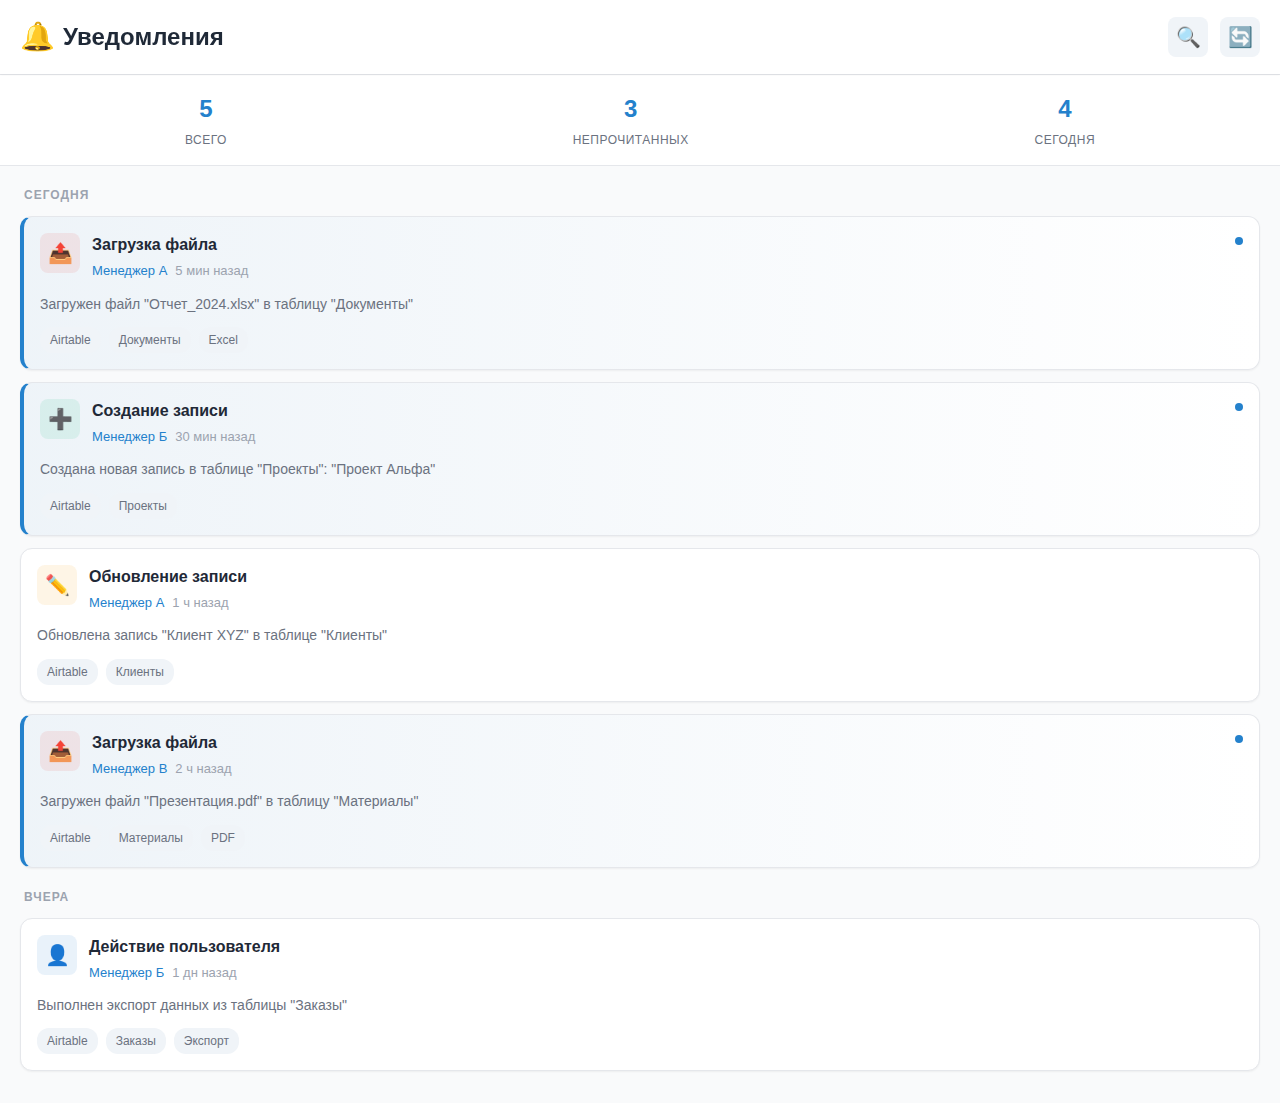
<file: index.html>
<!DOCTYPE html>
<html lang="ru">
<head>
    <meta charset="UTF-8">
    <meta name="viewport" content="width=device-width, initial-scale=1.0, user-scalable=no">
    <meta name="theme-color" content="#2481cc">
    <title>Система уведомлений</title>
    <link rel="stylesheet" href="styles.css">
    <script src="https://telegram.org/js/telegram-web-app.js"></script>
</head>
<body>
    <div class="container">
        <!-- Header -->
        <header class="header">
            <h1 class="header-title">
                <span class="icon">🔔</span>
                Уведомления
            </h1>
            <div class="header-actions">
                <button class="btn-icon" id="filterBtn" title="Фильтры">
                    <span class="icon">🔍</span>
                </button>
                <button class="btn-icon" id="refreshBtn" title="Обновить">
                    <span class="icon">🔄</span>
                </button>
            </div>
        </header>

        <!-- Filter Panel -->
        <div class="filter-panel" id="filterPanel">
            <div class="filter-content">
                <h3>Фильтры</h3>
                <div class="filter-group">
                    <label>Тип события:</label>
                    <div class="filter-chips">
                        <button class="chip active" data-filter="all">Все</button>
                        <button class="chip" data-filter="file_upload">Загрузка файлов</button>
                        <button class="chip" data-filter="record_create">Создание записей</button>
                        <button class="chip" data-filter="record_update">Обновление записей</button>
                        <button class="chip" data-filter="user_action">Действия пользователей</button>
                    </div>
                </div>
                <div class="filter-group">
                    <label>Менеджер:</label>
                    <select class="filter-select" id="managerFilter">
                        <option value="all">Все менеджеры</option>
                    </select>
                </div>
                <div class="filter-actions">
                    <button class="btn-secondary" id="clearFilters">Сбросить</button>
                    <button class="btn-primary" id="applyFilters">Применить</button>
                </div>
            </div>
        </div>

        <!-- Stats Bar -->
        <div class="stats-bar">
            <div class="stat-item">
                <span class="stat-value" id="totalCount">0</span>
                <span class="stat-label">Всего</span>
            </div>
            <div class="stat-item">
                <span class="stat-value" id="unreadCount">0</span>
                <span class="stat-label">Непрочитанных</span>
            </div>
            <div class="stat-item">
                <span class="stat-value" id="todayCount">0</span>
                <span class="stat-label">Сегодня</span>
            </div>
        </div>

        <!-- Notifications List -->
        <div class="notifications-container" id="notificationsContainer">
            <!-- Notifications will be loaded here -->
            <div class="empty-state" id="emptyState">
                <div class="empty-icon">📭</div>
                <div class="empty-text">Нет уведомлений</div>
            </div>

            <!-- Loading state -->
            <div class="loading-state" id="loadingState">
                <div class="spinner"></div>
                <div>Загрузка...</div>
            </div>
        </div>

        <!-- Notification Template (hidden, used as template) -->
        <div class="notification-item template" id="notificationTemplate" style="display: none;">
            <div class="notification-content">
                <div class="notification-header">
                    <div class="notification-icon">
                        <span class="icon"></span>
                    </div>
                    <div class="notification-info">
                        <div class="notification-title"></div>
                        <div class="notification-meta">
                            <span class="notification-user"></span>
                            <span class="notification-time"></span>
                        </div>
                    </div>
                    <div class="notification-badge unread" style="display: none;"></div>
                </div>
                <div class="notification-body">
                    <div class="notification-description"></div>
                    <div class="notification-details"></div>
                </div>
            </div>
        </div>
    </div>

    <script src="app.js"></script>
</body>
</html>
</file>
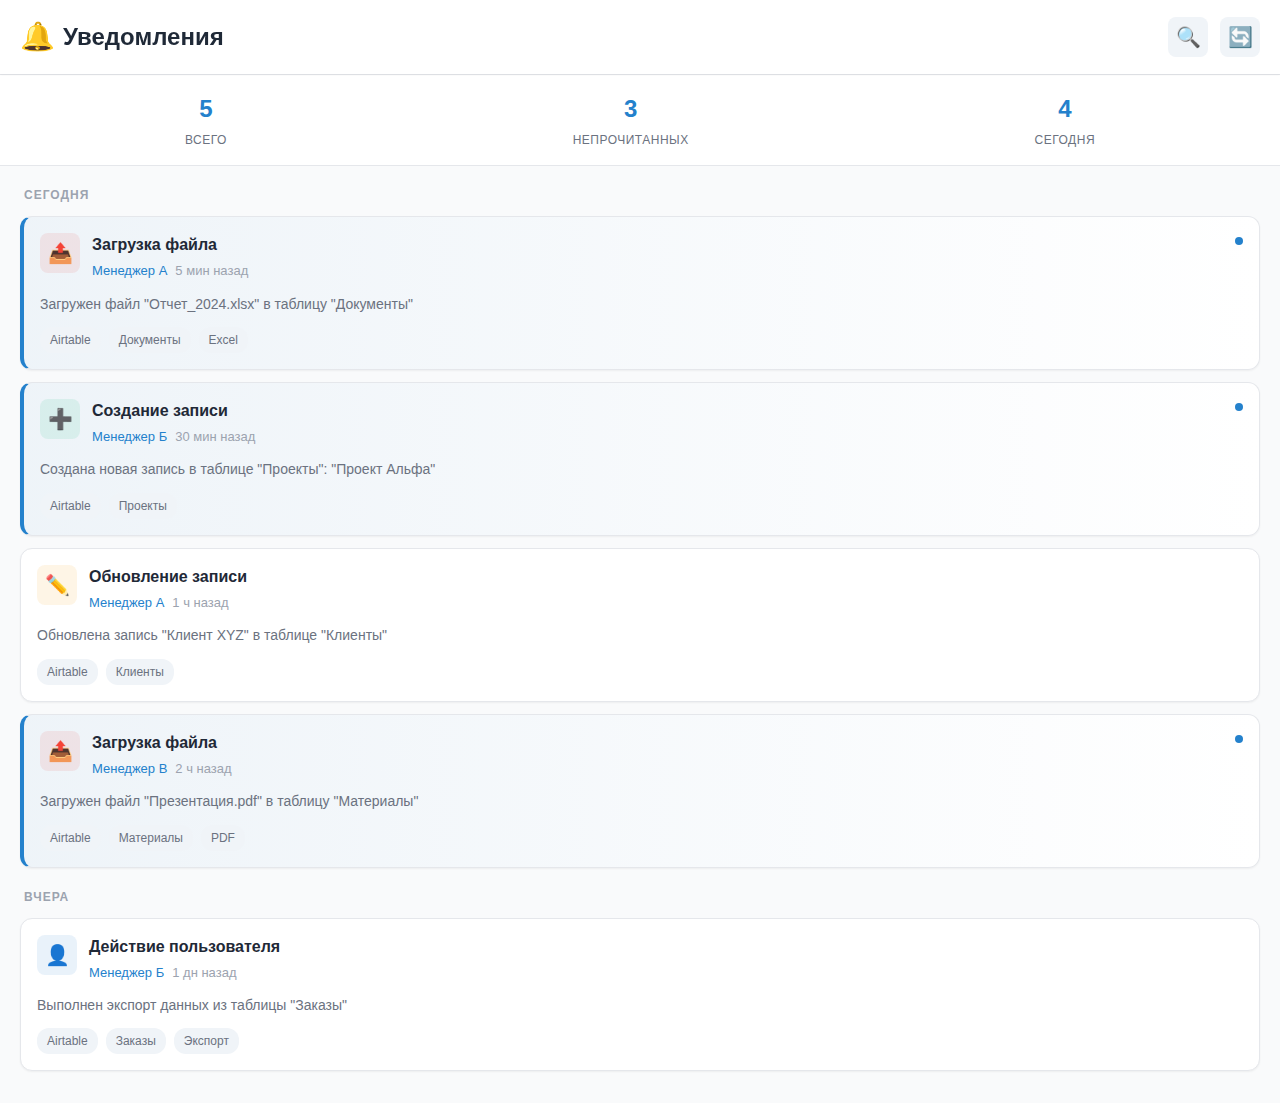
<file: static/index.html>
<!DOCTYPE html>
<html lang="ru">
<head>
    <meta charset="UTF-8">
    <meta name="viewport" content="width=device-width, initial-scale=1.0, user-scalable=no">
    <meta name="theme-color" content="#2481cc">
    <title>Система уведомлений</title>
    <link rel="stylesheet" href="/static/styles.css">
    <script src="https://telegram.org/js/telegram-web-app.js"></script>
</head>
<body>
    <div class="container">
        <!-- Header -->
        <header class="header">
            <h1 class="header-title">
                <span class="icon">🔔</span>
                Уведомления
            </h1>
            <div class="header-actions">
                <button class="btn-icon" id="filterBtn" title="Фильтры">
                    <span class="icon">🔍</span>
                </button>
                <button class="btn-icon" id="refreshBtn" title="Обновить">
                    <span class="icon">🔄</span>
                </button>
            </div>
        </header>

        <!-- Filter Panel -->
        <div class="filter-panel" id="filterPanel">
            <div class="filter-content">
                <h3>Фильтры</h3>
                <div class="filter-group">
                    <label>Тип события:</label>
                    <div class="filter-chips">
                        <button class="chip active" data-filter="all">Все</button>
                        <button class="chip" data-filter="file_upload">Загрузка файлов</button>
                        <button class="chip" data-filter="record_create">Создание записей</button>
                        <button class="chip" data-filter="record_update">Обновление записей</button>
                        <button class="chip" data-filter="user_action">Действия пользователей</button>
                    </div>
                </div>
                <div class="filter-group">
                    <label>Менеджер:</label>
                    <select class="filter-select" id="managerFilter">
                        <option value="all">Все менеджеры</option>
                    </select>
                </div>
                <div class="filter-actions">
                    <button class="btn-secondary" id="clearFilters">Сбросить</button>
                    <button class="btn-primary" id="applyFilters">Применить</button>
                </div>
            </div>
        </div>

        <!-- Stats Bar -->
        <div class="stats-bar">
            <div class="stat-item">
                <span class="stat-value" id="totalCount">0</span>
                <span class="stat-label">Всего</span>
            </div>
            <div class="stat-item">
                <span class="stat-value" id="unreadCount">0</span>
                <span class="stat-label">Непрочитанных</span>
            </div>
            <div class="stat-item">
                <span class="stat-value" id="todayCount">0</span>
                <span class="stat-label">Сегодня</span>
            </div>
        </div>

        <!-- Notifications List -->
        <div class="notifications-container" id="notificationsContainer">
            <!-- Notifications will be loaded here -->
            <div class="empty-state" id="emptyState">
                <div class="empty-icon">📭</div>
                <div class="empty-text">Нет уведомлений</div>
            </div>

            <!-- Loading state -->
            <div class="loading-state" id="loadingState">
                <div class="spinner"></div>
                <div>Загрузка...</div>
            </div>
        </div>

        <!-- Notification Template (hidden, used as template) -->
        <div class="notification-item template" id="notificationTemplate" style="display: none;">
            <div class="notification-content">
                <div class="notification-header">
                    <div class="notification-icon">
                        <span class="icon"></span>
                    </div>
                    <div class="notification-info">
                        <div class="notification-title"></div>
                        <div class="notification-meta">
                            <span class="notification-user"></span>
                            <span class="notification-time"></span>
                        </div>
                    </div>
                    <div class="notification-badge unread" style="display: none;"></div>
                </div>
                <div class="notification-body">
                    <div class="notification-description"></div>
                    <div class="notification-details"></div>
                </div>
            </div>
        </div>
    </div>

    <script src="/static/app.js"></script>
</body>
</html>
</file>
<file: styles.css>
* {
    margin: 0;
    padding: 0;
    box-sizing: border-box;
}

:root {
    --primary-color: #2481cc;
    --primary-dark: #1e6ba8;
    --secondary-color: #f0f4f8;
    --success-color: #10b981;
    --warning-color: #f59e0b;
    --danger-color: #ef4444;
    --text-primary: #1f2937;
    --text-secondary: #6b7280;
    --text-light: #9ca3af;
    --bg-primary: #ffffff;
    --bg-secondary: #f9fafb;
    --border-color: #e5e7eb;
    --shadow-sm: 0 1px 2px 0 rgba(0, 0, 0, 0.05);
    --shadow-md: 0 4px 6px -1px rgba(0, 0, 0, 0.1);
    --shadow-lg: 0 10px 15px -3px rgba(0, 0, 0, 0.1);
    --radius-sm: 8px;
    --radius-md: 12px;
    --radius-lg: 16px;
}

body {
    font-family: -apple-system, BlinkMacSystemFont, 'Segoe UI', Roboto, 'Helvetica Neue', Arial, sans-serif;
    background: var(--bg-secondary);
    color: var(--text-primary);
    line-height: 1.5;
    -webkit-font-smoothing: antialiased;
}

.container {
    max-width: 100%;
    margin: 0 auto;
    padding: 0;
    min-height: 100vh;
    background: var(--bg-secondary);
}

/* Header */
.header {
    background: var(--bg-primary);
    padding: 16px 20px;
    display: flex;
    justify-content: space-between;
    align-items: center;
    box-shadow: var(--shadow-sm);
    position: sticky;
    top: 0;
    z-index: 100;
}

.header-title {
    font-size: 24px;
    font-weight: 700;
    color: var(--text-primary);
    display: flex;
    align-items: center;
    gap: 8px;
}

.header-title .icon {
    font-size: 28px;
}

.header-actions {
    display: flex;
    gap: 12px;
}

.btn-icon {
    background: var(--secondary-color);
    border: none;
    width: 40px;
    height: 40px;
    border-radius: var(--radius-sm);
    display: flex;
    align-items: center;
    justify-content: center;
    cursor: pointer;
    transition: all 0.2s;
    font-size: 20px;
}

.btn-icon:hover {
    background: var(--border-color);
    transform: scale(1.05);
}

.btn-icon:active {
    transform: scale(0.95);
}

/* Filter Panel */
.filter-panel {
    background: var(--bg-primary);
    border-bottom: 1px solid var(--border-color);
    max-height: 0;
    overflow: hidden;
    transition: max-height 0.3s ease-out;
}

.filter-panel.active {
    max-height: 500px;
    padding: 20px;
}

.filter-content h3 {
    font-size: 18px;
    margin-bottom: 16px;
    color: var(--text-primary);
}

.filter-group {
    margin-bottom: 20px;
}

.filter-group label {
    display: block;
    font-size: 14px;
    font-weight: 600;
    color: var(--text-secondary);
    margin-bottom: 8px;
}

.filter-chips {
    display: flex;
    flex-wrap: wrap;
    gap: 8px;
}

.chip {
    padding: 8px 16px;
    border: 1px solid var(--border-color);
    background: var(--bg-secondary);
    border-radius: 20px;
    font-size: 14px;
    cursor: pointer;
    transition: all 0.2s;
    color: var(--text-secondary);
}

.chip:hover {
    border-color: var(--primary-color);
    color: var(--primary-color);
}

.chip.active {
    background: var(--primary-color);
    color: white;
    border-color: var(--primary-color);
}

.filter-select {
    width: 100%;
    padding: 10px 12px;
    border: 1px solid var(--border-color);
    border-radius: var(--radius-sm);
    background: var(--bg-primary);
    font-size: 14px;
    color: var(--text-primary);
}

.filter-actions {
    display: flex;
    gap: 12px;
    margin-top: 20px;
}

.btn-primary, .btn-secondary {
    flex: 1;
    padding: 12px;
    border: none;
    border-radius: var(--radius-sm);
    font-size: 14px;
    font-weight: 600;
    cursor: pointer;
    transition: all 0.2s;
}

.btn-primary {
    background: var(--primary-color);
    color: white;
}

.btn-primary:hover {
    background: var(--primary-dark);
}

.btn-secondary {
    background: var(--secondary-color);
    color: var(--text-primary);
}

.btn-secondary:hover {
    background: var(--border-color);
}

/* Stats Bar */
.stats-bar {
    background: var(--bg-primary);
    padding: 16px 20px;
    display: flex;
    justify-content: space-around;
    gap: 16px;
    border-bottom: 1px solid var(--border-color);
    margin-bottom: 12px;
}

.stat-item {
    display: flex;
    flex-direction: column;
    align-items: center;
    gap: 4px;
}

.stat-value {
    font-size: 24px;
    font-weight: 700;
    color: var(--primary-color);
}

.stat-label {
    font-size: 12px;
    color: var(--text-secondary);
    text-transform: uppercase;
    letter-spacing: 0.5px;
}

/* Notifications Container */
.notifications-container {
    padding: 0 20px 20px;
}

.notification-item {
    background: var(--bg-primary);
    border-radius: var(--radius-md);
    padding: 16px;
    margin-bottom: 12px;
    box-shadow: var(--shadow-sm);
    border: 1px solid var(--border-color);
    transition: all 0.2s;
    animation: slideIn 0.3s ease-out;
}

@keyframes slideIn {
    from {
        opacity: 0;
        transform: translateY(-10px);
    }
    to {
        opacity: 1;
        transform: translateY(0);
    }
}

.notification-item:hover {
    box-shadow: var(--shadow-md);
    transform: translateY(-2px);
}

.notification-item.unread {
    border-left: 4px solid var(--primary-color);
    background: linear-gradient(to right, rgba(36, 129, 204, 0.05), var(--bg-primary));
}

.notification-content {
    width: 100%;
}

.notification-header {
    display: flex;
    align-items: flex-start;
    gap: 12px;
    margin-bottom: 12px;
}

.notification-icon {
    width: 40px;
    height: 40px;
    border-radius: var(--radius-sm);
    display: flex;
    align-items: center;
    justify-content: center;
    font-size: 20px;
    flex-shrink: 0;
}

.notification-icon.file_upload {
    background: rgba(239, 68, 68, 0.1);
    color: var(--danger-color);
}

.notification-icon.record_create {
    background: rgba(16, 185, 129, 0.1);
    color: var(--success-color);
}

.notification-icon.record_update {
    background: rgba(245, 158, 11, 0.1);
    color: var(--warning-color);
}

.notification-icon.user_action {
    background: rgba(36, 129, 204, 0.1);
    color: var(--primary-color);
}

.notification-info {
    flex: 1;
    min-width: 0;
}

.notification-title {
    font-size: 16px;
    font-weight: 600;
    color: var(--text-primary);
    margin-bottom: 4px;
}

.notification-meta {
    display: flex;
    align-items: center;
    gap: 8px;
    font-size: 13px;
    color: var(--text-secondary);
}

.notification-user {
    font-weight: 500;
    color: var(--primary-color);
}

.notification-time {
    color: var(--text-light);
}

.notification-badge {
    width: 8px;
    height: 8px;
    border-radius: 50%;
    background: var(--primary-color);
    flex-shrink: 0;
    margin-top: 4px;
}

.notification-body {
    margin-top: 8px;
}

.notification-description {
    font-size: 14px;
    color: var(--text-secondary);
    line-height: 1.6;
    margin-bottom: 8px;
}

.notification-details {
    display: flex;
    flex-wrap: wrap;
    gap: 8px;
    margin-top: 12px;
}

.notification-tag {
    padding: 4px 10px;
    background: var(--secondary-color);
    border-radius: 12px;
    font-size: 12px;
    color: var(--text-secondary);
}

/* Empty State */
.empty-state {
    text-align: center;
    padding: 60px 20px;
    display: none;
}

.empty-state.active {
    display: block;
}

.empty-icon {
    font-size: 64px;
    margin-bottom: 16px;
    opacity: 0.5;
}

.empty-text {
    font-size: 16px;
    color: var(--text-secondary);
}

/* Loading State */
.loading-state {
    text-align: center;
    padding: 40px 20px;
    display: none;
    flex-direction: column;
    align-items: center;
    gap: 16px;
    color: var(--text-secondary);
}

.loading-state.active {
    display: flex;
}

.spinner {
    width: 40px;
    height: 40px;
    border: 3px solid var(--border-color);
    border-top-color: var(--primary-color);
    border-radius: 50%;
    animation: spin 0.8s linear infinite;
}

@keyframes spin {
    to {
        transform: rotate(360deg);
    }
}

/* Time Group Separator */
.time-group {
    margin: 20px 0 12px;
    padding: 0 4px;
}

.time-group-title {
    font-size: 12px;
    font-weight: 600;
    color: var(--text-light);
    text-transform: uppercase;
    letter-spacing: 1px;
}

/* Responsive */
@media (max-width: 480px) {
    .header {
        padding: 12px 16px;
    }

    .header-title {
        font-size: 20px;
    }

    .notifications-container {
        padding: 0 16px 16px;
    }

    .notification-item {
        padding: 12px;
    }

    .stats-bar {
        padding: 12px 16px;
    }

    .stat-value {
        font-size: 20px;
    }
}
</file>
<file: static/styles.css>
* {
    margin: 0;
    padding: 0;
    box-sizing: border-box;
}

:root {
    --primary-color: #2481cc;
    --primary-dark: #1e6ba8;
    --secondary-color: #f0f4f8;
    --success-color: #10b981;
    --warning-color: #f59e0b;
    --danger-color: #ef4444;
    --text-primary: #1f2937;
    --text-secondary: #6b7280;
    --text-light: #9ca3af;
    --bg-primary: #ffffff;
    --bg-secondary: #f9fafb;
    --border-color: #e5e7eb;
    --shadow-sm: 0 1px 2px 0 rgba(0, 0, 0, 0.05);
    --shadow-md: 0 4px 6px -1px rgba(0, 0, 0, 0.1);
    --shadow-lg: 0 10px 15px -3px rgba(0, 0, 0, 0.1);
    --radius-sm: 8px;
    --radius-md: 12px;
    --radius-lg: 16px;
}

body {
    font-family: -apple-system, BlinkMacSystemFont, 'Segoe UI', Roboto, 'Helvetica Neue', Arial, sans-serif;
    background: var(--bg-secondary);
    color: var(--text-primary);
    line-height: 1.5;
    -webkit-font-smoothing: antialiased;
}

.container {
    max-width: 100%;
    margin: 0 auto;
    padding: 0;
    min-height: 100vh;
    background: var(--bg-secondary);
}

/* Header */
.header {
    background: var(--bg-primary);
    padding: 16px 20px;
    display: flex;
    justify-content: space-between;
    align-items: center;
    box-shadow: var(--shadow-sm);
    position: sticky;
    top: 0;
    z-index: 100;
}

.header-title {
    font-size: 24px;
    font-weight: 700;
    color: var(--text-primary);
    display: flex;
    align-items: center;
    gap: 8px;
}

.header-title .icon {
    font-size: 28px;
}

.header-actions {
    display: flex;
    gap: 12px;
}

.btn-icon {
    background: var(--secondary-color);
    border: none;
    width: 40px;
    height: 40px;
    border-radius: var(--radius-sm);
    display: flex;
    align-items: center;
    justify-content: center;
    cursor: pointer;
    transition: all 0.2s;
    font-size: 20px;
}

.btn-icon:hover {
    background: var(--border-color);
    transform: scale(1.05);
}

.btn-icon:active {
    transform: scale(0.95);
}

/* Filter Panel */
.filter-panel {
    background: var(--bg-primary);
    border-bottom: 1px solid var(--border-color);
    max-height: 0;
    overflow: hidden;
    transition: max-height 0.3s ease-out;
}

.filter-panel.active {
    max-height: 500px;
    padding: 20px;
}

.filter-content h3 {
    font-size: 18px;
    margin-bottom: 16px;
    color: var(--text-primary);
}

.filter-group {
    margin-bottom: 20px;
}

.filter-group label {
    display: block;
    font-size: 14px;
    font-weight: 600;
    color: var(--text-secondary);
    margin-bottom: 8px;
}

.filter-chips {
    display: flex;
    flex-wrap: wrap;
    gap: 8px;
}

.chip {
    padding: 8px 16px;
    border: 1px solid var(--border-color);
    background: var(--bg-secondary);
    border-radius: 20px;
    font-size: 14px;
    cursor: pointer;
    transition: all 0.2s;
    color: var(--text-secondary);
}

.chip:hover {
    border-color: var(--primary-color);
    color: var(--primary-color);
}

.chip.active {
    background: var(--primary-color);
    color: white;
    border-color: var(--primary-color);
}

.filter-select {
    width: 100%;
    padding: 10px 12px;
    border: 1px solid var(--border-color);
    border-radius: var(--radius-sm);
    background: var(--bg-primary);
    font-size: 14px;
    color: var(--text-primary);
}

.filter-actions {
    display: flex;
    gap: 12px;
    margin-top: 20px;
}

.btn-primary, .btn-secondary {
    flex: 1;
    padding: 12px;
    border: none;
    border-radius: var(--radius-sm);
    font-size: 14px;
    font-weight: 600;
    cursor: pointer;
    transition: all 0.2s;
}

.btn-primary {
    background: var(--primary-color);
    color: white;
}

.btn-primary:hover {
    background: var(--primary-dark);
}

.btn-secondary {
    background: var(--secondary-color);
    color: var(--text-primary);
}

.btn-secondary:hover {
    background: var(--border-color);
}

/* Stats Bar */
.stats-bar {
    background: var(--bg-primary);
    padding: 16px 20px;
    display: flex;
    justify-content: space-around;
    gap: 16px;
    border-bottom: 1px solid var(--border-color);
    margin-bottom: 12px;
}

.stat-item {
    display: flex;
    flex-direction: column;
    align-items: center;
    gap: 4px;
}

.stat-value {
    font-size: 24px;
    font-weight: 700;
    color: var(--primary-color);
}

.stat-label {
    font-size: 12px;
    color: var(--text-secondary);
    text-transform: uppercase;
    letter-spacing: 0.5px;
}

/* Notifications Container */
.notifications-container {
    padding: 0 20px 20px;
}

.notification-item {
    background: var(--bg-primary);
    border-radius: var(--radius-md);
    padding: 16px;
    margin-bottom: 12px;
    box-shadow: var(--shadow-sm);
    border: 1px solid var(--border-color);
    transition: all 0.2s;
    animation: slideIn 0.3s ease-out;
}

@keyframes slideIn {
    from {
        opacity: 0;
        transform: translateY(-10px);
    }
    to {
        opacity: 1;
        transform: translateY(0);
    }
}

.notification-item:hover {
    box-shadow: var(--shadow-md);
    transform: translateY(-2px);
}

.notification-item.unread {
    border-left: 4px solid var(--primary-color);
    background: linear-gradient(to right, rgba(36, 129, 204, 0.05), var(--bg-primary));
}

.notification-content {
    width: 100%;
}

.notification-header {
    display: flex;
    align-items: flex-start;
    gap: 12px;
    margin-bottom: 12px;
}

.notification-icon {
    width: 40px;
    height: 40px;
    border-radius: var(--radius-sm);
    display: flex;
    align-items: center;
    justify-content: center;
    font-size: 20px;
    flex-shrink: 0;
}

.notification-icon.file_upload {
    background: rgba(239, 68, 68, 0.1);
    color: var(--danger-color);
}

.notification-icon.record_create {
    background: rgba(16, 185, 129, 0.1);
    color: var(--success-color);
}

.notification-icon.record_update {
    background: rgba(245, 158, 11, 0.1);
    color: var(--warning-color);
}

.notification-icon.user_action {
    background: rgba(36, 129, 204, 0.1);
    color: var(--primary-color);
}

.notification-info {
    flex: 1;
    min-width: 0;
}

.notification-title {
    font-size: 16px;
    font-weight: 600;
    color: var(--text-primary);
    margin-bottom: 4px;
}

.notification-meta {
    display: flex;
    align-items: center;
    gap: 8px;
    font-size: 13px;
    color: var(--text-secondary);
}

.notification-user {
    font-weight: 500;
    color: var(--primary-color);
}

.notification-time {
    color: var(--text-light);
}

.notification-badge {
    width: 8px;
    height: 8px;
    border-radius: 50%;
    background: var(--primary-color);
    flex-shrink: 0;
    margin-top: 4px;
}

.notification-body {
    margin-top: 8px;
}

.notification-description {
    font-size: 14px;
    color: var(--text-secondary);
    line-height: 1.6;
    margin-bottom: 8px;
}

.notification-details {
    display: flex;
    flex-wrap: wrap;
    gap: 8px;
    margin-top: 12px;
}

.notification-tag {
    padding: 4px 10px;
    background: var(--secondary-color);
    border-radius: 12px;
    font-size: 12px;
    color: var(--text-secondary);
}

/* Empty State */
.empty-state {
    text-align: center;
    padding: 60px 20px;
    display: none;
}

.empty-state.active {
    display: block;
}

.empty-icon {
    font-size: 64px;
    margin-bottom: 16px;
    opacity: 0.5;
}

.empty-text {
    font-size: 16px;
    color: var(--text-secondary);
}

/* Loading State */
.loading-state {
    text-align: center;
    padding: 40px 20px;
    display: none;
    flex-direction: column;
    align-items: center;
    gap: 16px;
    color: var(--text-secondary);
}

.loading-state.active {
    display: flex;
}

.spinner {
    width: 40px;
    height: 40px;
    border: 3px solid var(--border-color);
    border-top-color: var(--primary-color);
    border-radius: 50%;
    animation: spin 0.8s linear infinite;
}

@keyframes spin {
    to {
        transform: rotate(360deg);
    }
}

/* Time Group Separator */
.time-group {
    margin: 20px 0 12px;
    padding: 0 4px;
}

.time-group-title {
    font-size: 12px;
    font-weight: 600;
    color: var(--text-light);
    text-transform: uppercase;
    letter-spacing: 1px;
}

/* Responsive */
@media (max-width: 480px) {
    .header {
        padding: 12px 16px;
    }

    .header-title {
        font-size: 20px;
    }

    .notifications-container {
        padding: 0 16px 16px;
    }

    .notification-item {
        padding: 12px;
    }

    .stats-bar {
        padding: 12px 16px;
    }

    .stat-value {
        font-size: 20px;
    }
}
</file>
